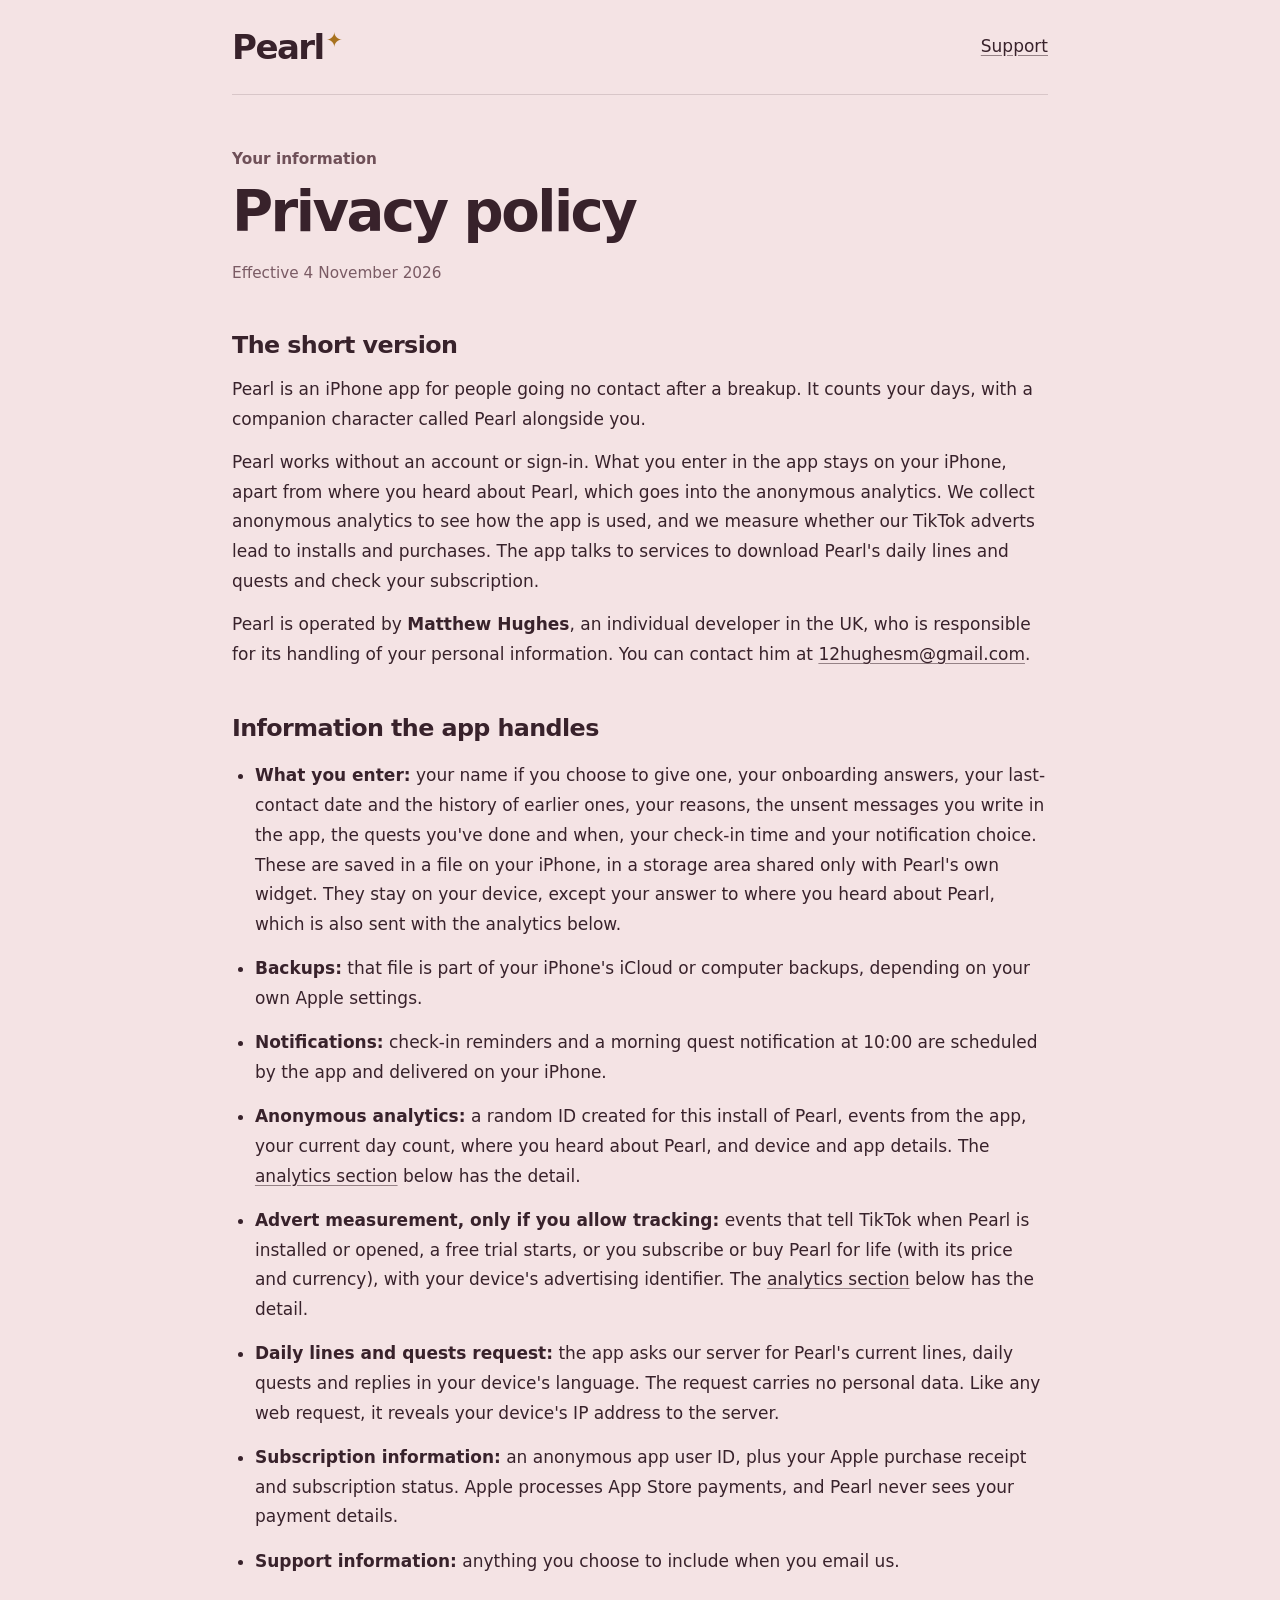
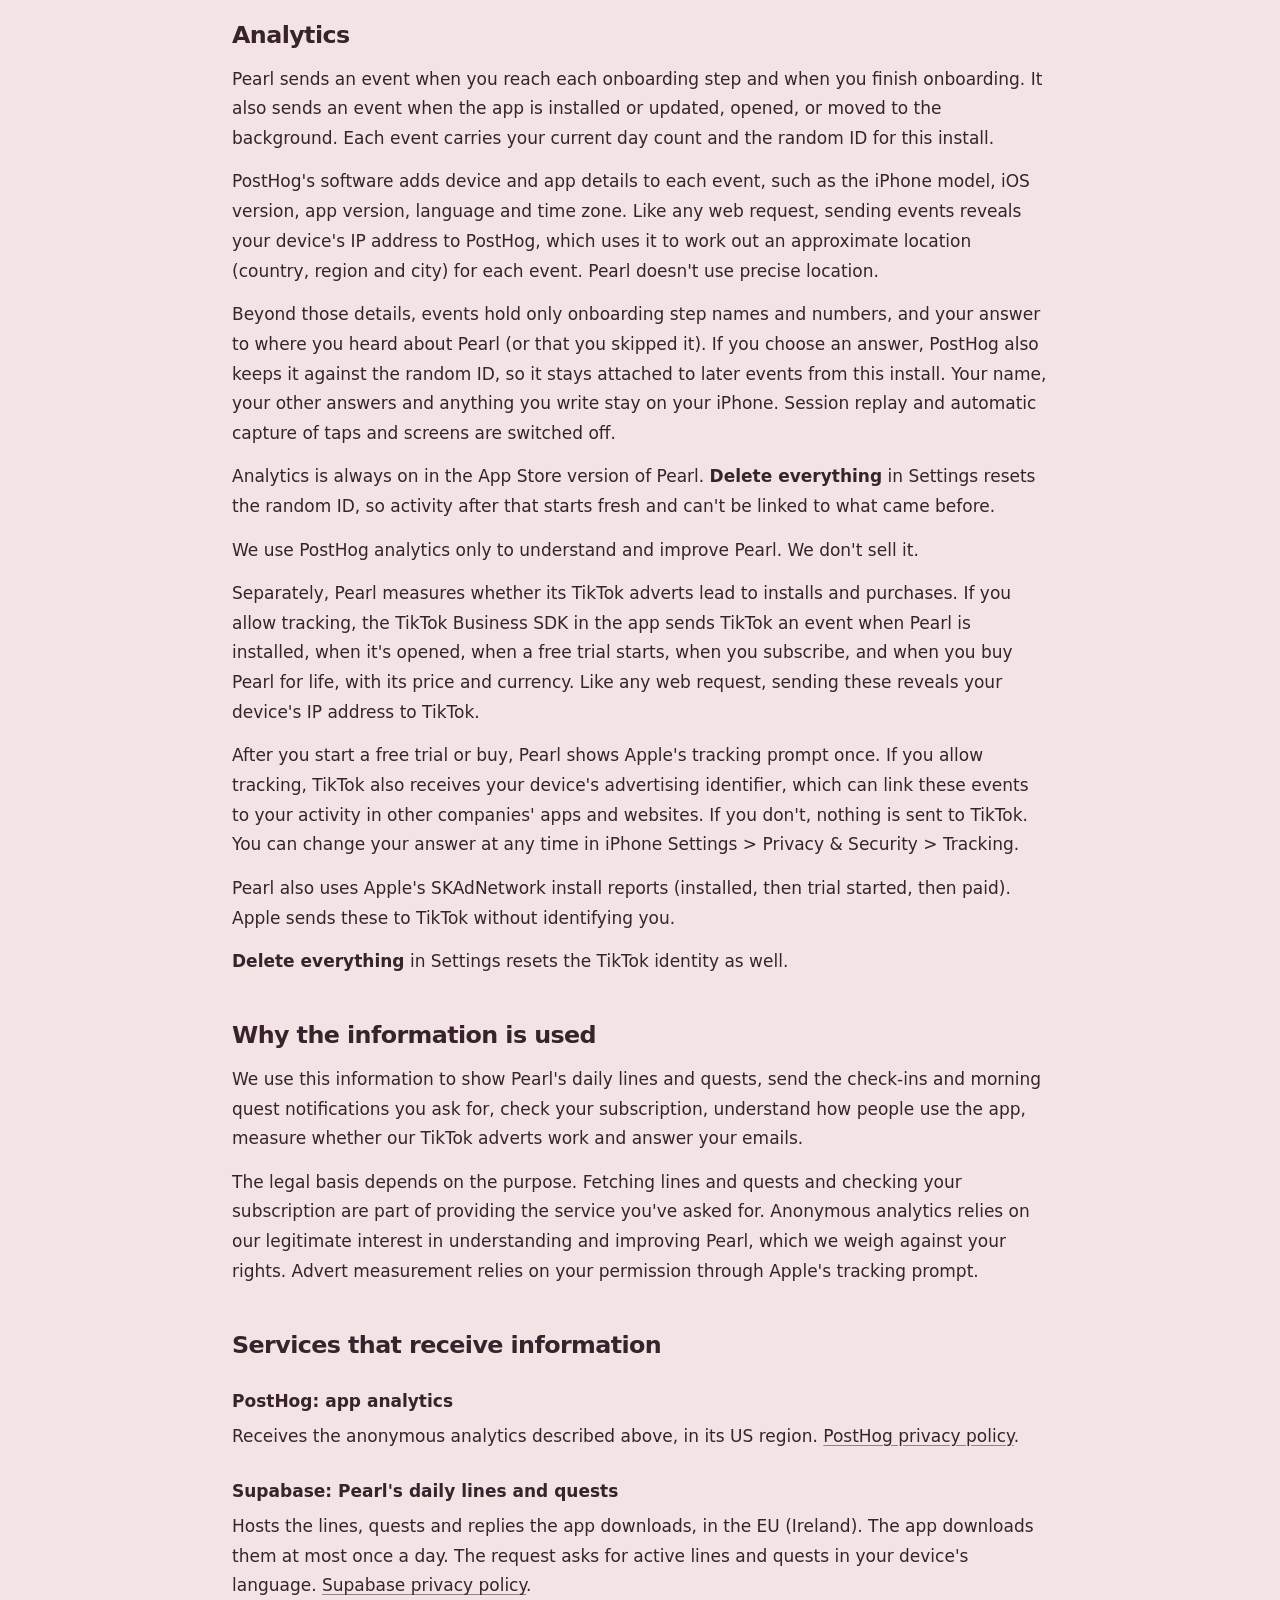
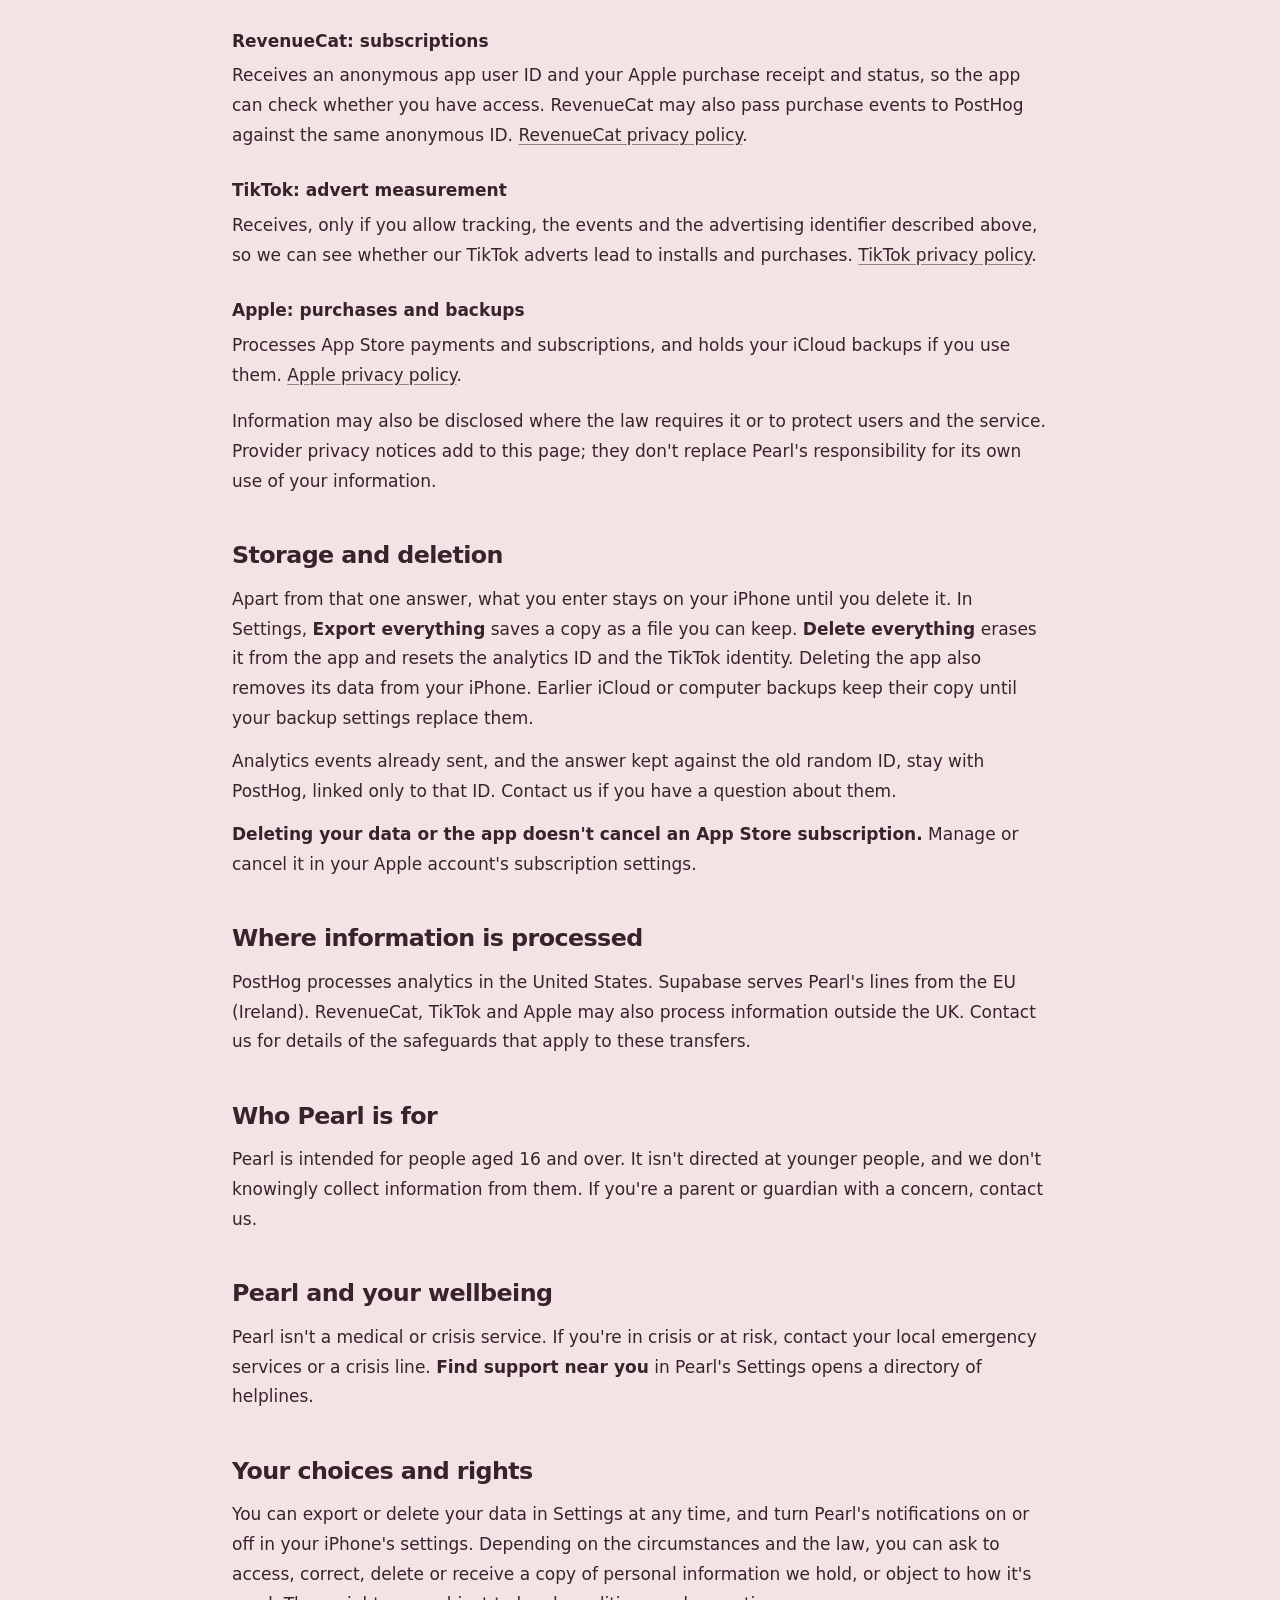
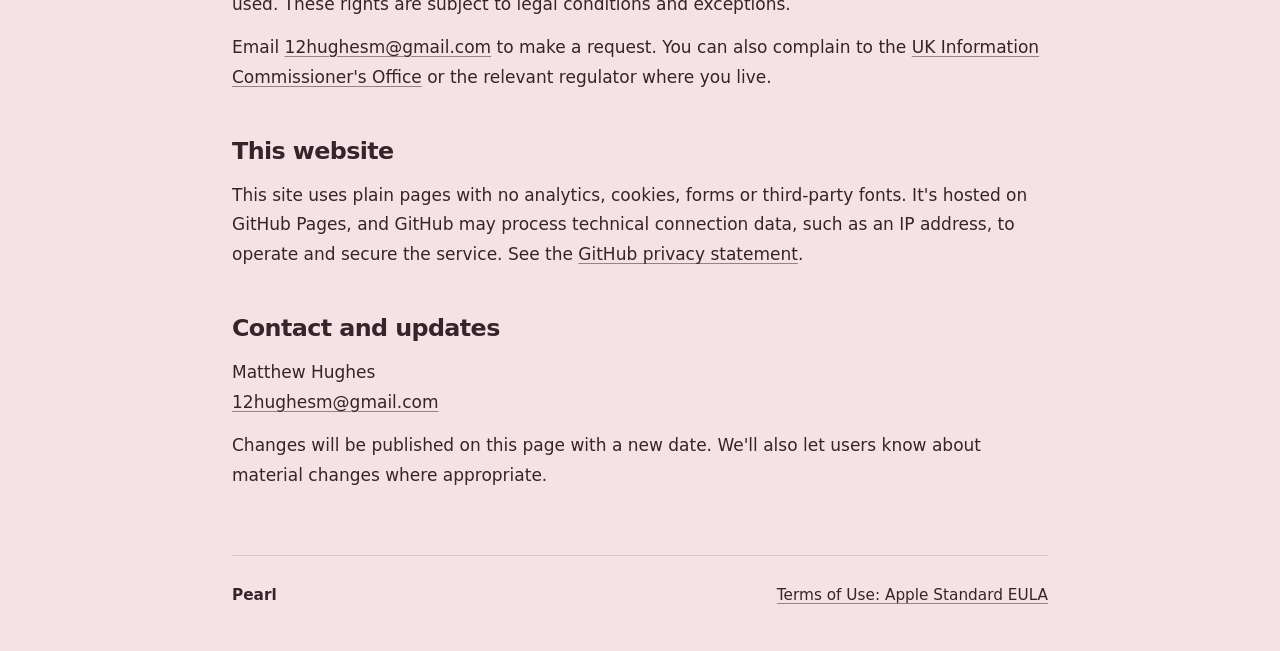
<file: index.html>
<!doctype html>
<html lang="en-GB">
<head>
  <meta charset="utf-8">
  <meta name="viewport" content="width=device-width, initial-scale=1">
  <meta name="description" content="How Pearl handles what you enter, anonymous analytics, advert measurement, its daily lines and quests and subscriptions.">
  <title>Privacy policy · Pearl</title>
  <link rel="stylesheet" href="styles.css">
</head>
<body>
  <header><a class="wordmark" href="./" aria-label="Pearl home">Pearl<span aria-hidden="true">✦</span></a><a href="./support.html">Support</a></header>
  <main>
    <p class="eyebrow">Your information</p>
    <h1>Privacy policy</h1>
    <p class="updated">Effective 4 November 2026</p>

    <section aria-labelledby="summary">
      <h2 id="summary">The short version</h2>
      <p>Pearl is an iPhone app for people going no contact after a breakup. It counts your days, with a companion character called Pearl alongside you.</p>
      <p>Pearl works without an account or sign-in. What you enter in the app stays on your iPhone, apart from where you heard about Pearl, which goes into the anonymous analytics. We collect anonymous analytics to see how the app is used, and we measure whether our TikTok adverts lead to installs and purchases. The app talks to services to download Pearl's daily lines and quests and check your subscription.</p>
      <p>Pearl is operated by <strong>Matthew Hughes</strong>, an individual developer in the UK, who is responsible for its handling of your personal information. You can contact him at <a href="mailto:12hughesm@gmail.com">12hughesm@gmail.com</a>.</p>
    </section>

    <section aria-labelledby="information">
      <h2 id="information">Information the app handles</h2>
      <ul>
        <li><strong>What you enter:</strong> your name if you choose to give one, your onboarding answers, your last-contact date and the history of earlier ones, your reasons, the unsent messages you write in the app, the quests you've done and when, your check-in time and your notification choice. These are saved in a file on your iPhone, in a storage area shared only with Pearl's own widget. They stay on your device, except your answer to where you heard about Pearl, which is also sent with the analytics below.</li>
        <li><strong>Backups:</strong> that file is part of your iPhone's iCloud or computer backups, depending on your own Apple settings.</li>
        <li><strong>Notifications:</strong> check-in reminders and a morning quest notification at 10:00 are scheduled by the app and delivered on your iPhone.</li>
        <li><strong>Anonymous analytics:</strong> a random ID created for this install of Pearl, events from the app, your current day count, where you heard about Pearl, and device and app details. The <a href="#analytics">analytics section</a> below has the detail.</li>
        <li><strong>Advert measurement, only if you allow tracking:</strong> events that tell TikTok when Pearl is installed or opened, a free trial starts, or you subscribe or buy Pearl for life (with its price and currency), with your device's advertising identifier. The <a href="#analytics">analytics section</a> below has the detail.</li>
        <li><strong>Daily lines and quests request:</strong> the app asks our server for Pearl's current lines, daily quests and replies in your device's language. The request carries no personal data. Like any web request, it reveals your device's IP address to the server.</li>
        <li><strong>Subscription information:</strong> an anonymous app user ID, plus your Apple purchase receipt and subscription status. Apple processes App Store payments, and Pearl never sees your payment details.</li>
        <li><strong>Support information:</strong> anything you choose to include when you email us.</li>
      </ul>
    </section>

    <section aria-labelledby="analytics">
      <h2 id="analytics">Analytics</h2>
      <p>Pearl sends an event when you reach each onboarding step and when you finish onboarding. It also sends an event when the app is installed or updated, opened, or moved to the background. Each event carries your current day count and the random ID for this install.</p>
      <p>PostHog's software adds device and app details to each event, such as the iPhone model, iOS version, app version, language and time zone. Like any web request, sending events reveals your device's IP address to PostHog, which uses it to work out an approximate location (country, region and city) for each event. Pearl doesn't use precise location.</p>
      <p>Beyond those details, events hold only onboarding step names and numbers, and your answer to where you heard about Pearl (or that you skipped it). If you choose an answer, PostHog also keeps it against the random ID, so it stays attached to later events from this install. Your name, your other answers and anything you write stay on your iPhone. Session replay and automatic capture of taps and screens are switched off.</p>
      <p>Analytics is always on in the App Store version of Pearl. <strong>Delete everything</strong> in Settings resets the random ID, so activity after that starts fresh and can't be linked to what came before.</p>
      <p>We use PostHog analytics only to understand and improve Pearl. We don't sell it.</p>
      <p>Separately, Pearl measures whether its TikTok adverts lead to installs and purchases. If you allow tracking, the TikTok Business SDK in the app sends TikTok an event when Pearl is installed, when it's opened, when a free trial starts, when you subscribe, and when you buy Pearl for life, with its price and currency. Like any web request, sending these reveals your device's IP address to TikTok.</p>
      <p>After you start a free trial or buy, Pearl shows Apple's tracking prompt once. If you allow tracking, TikTok also receives your device's advertising identifier, which can link these events to your activity in other companies' apps and websites. If you don't, nothing is sent to TikTok. You can change your answer at any time in iPhone Settings &gt; Privacy &amp; Security &gt; Tracking.</p>
      <p>Pearl also uses Apple's SKAdNetwork install reports (installed, then trial started, then paid). Apple sends these to TikTok without identifying you.</p>
      <p><strong>Delete everything</strong> in Settings resets the TikTok identity as well.</p>
    </section>

    <section aria-labelledby="purposes">
      <h2 id="purposes">Why the information is used</h2>
      <p>We use this information to show Pearl's daily lines and quests, send the check-ins and morning quest notifications you ask for, check your subscription, understand how people use the app, measure whether our TikTok adverts work and answer your emails.</p>
      <p>The legal basis depends on the purpose. Fetching lines and quests and checking your subscription are part of providing the service you've asked for. Anonymous analytics relies on our legitimate interest in understanding and improving Pearl, which we weigh against your rights. Advert measurement relies on your permission through Apple's tracking prompt.</p>
    </section>

    <section aria-labelledby="providers">
      <h2 id="providers">Services that receive information</h2>
      <dl>
        <dt>PostHog: app analytics</dt>
        <dd>Receives the anonymous analytics described above, in its US region. <a href="https://posthog.com/privacy">PostHog privacy policy</a>.</dd>
        <dt>Supabase: Pearl's daily lines and quests</dt>
        <dd>Hosts the lines, quests and replies the app downloads, in the EU (Ireland). The app downloads them at most once a day. The request asks for active lines and quests in your device's language. <a href="https://supabase.com/privacy">Supabase privacy policy</a>.</dd>
        <dt>RevenueCat: subscriptions</dt>
        <dd>Receives an anonymous app user ID and your Apple purchase receipt and status, so the app can check whether you have access. RevenueCat may also pass purchase events to PostHog against the same anonymous ID. <a href="https://www.revenuecat.com/privacy/">RevenueCat privacy policy</a>.</dd>
        <dt>TikTok: advert measurement</dt>
        <dd>Receives, only if you allow tracking, the events and the advertising identifier described above, so we can see whether our TikTok adverts lead to installs and purchases. <a href="https://www.tiktok.com/legal/page/global/privacy-policy/en">TikTok privacy policy</a>.</dd>
        <dt>Apple: purchases and backups</dt>
        <dd>Processes App Store payments and subscriptions, and holds your iCloud backups if you use them. <a href="https://www.apple.com/legal/privacy/">Apple privacy policy</a>.</dd>
      </dl>
      <p>Information may also be disclosed where the law requires it or to protect users and the service. Provider privacy notices add to this page; they don't replace Pearl's responsibility for its own use of your information.</p>
    </section>

    <section aria-labelledby="retention">
      <h2 id="retention">Storage and deletion</h2>
      <p>Apart from that one answer, what you enter stays on your iPhone until you delete it. In Settings, <strong>Export everything</strong> saves a copy as a file you can keep. <strong>Delete everything</strong> erases it from the app and resets the analytics ID and the TikTok identity. Deleting the app also removes its data from your iPhone. Earlier iCloud or computer backups keep their copy until your backup settings replace them.</p>
      <p>Analytics events already sent, and the answer kept against the old random ID, stay with PostHog, linked only to that ID. Contact us if you have a question about them.</p>
      <p><strong>Deleting your data or the app doesn't cancel an App Store subscription.</strong> Manage or cancel it in your Apple account's subscription settings.</p>
    </section>

    <section aria-labelledby="location">
      <h2 id="location">Where information is processed</h2>
      <p>PostHog processes analytics in the United States. Supabase serves Pearl's lines from the EU (Ireland). RevenueCat, TikTok and Apple may also process information outside the UK. Contact us for details of the safeguards that apply to these transfers.</p>
    </section>

    <section aria-labelledby="age">
      <h2 id="age">Who Pearl is for</h2>
      <p>Pearl is intended for people aged 16 and over. It isn't directed at younger people, and we don't knowingly collect information from them. If you're a parent or guardian with a concern, contact us.</p>
    </section>

    <section aria-labelledby="wellbeing">
      <h2 id="wellbeing">Pearl and your wellbeing</h2>
      <p>Pearl isn't a medical or crisis service. If you're in crisis or at risk, contact your local emergency services or a crisis line. <strong>Find support near you</strong> in Pearl's Settings opens a directory of helplines.</p>
    </section>

    <section aria-labelledby="rights">
      <h2 id="rights">Your choices and rights</h2>
      <p>You can export or delete your data in Settings at any time, and turn Pearl's notifications on or off in your iPhone's settings. Depending on the circumstances and the law, you can ask to access, correct, delete or receive a copy of personal information we hold, or object to how it's used. These rights are subject to legal conditions and exceptions.</p>
      <p>Email <a href="mailto:12hughesm@gmail.com">12hughesm@gmail.com</a> to make a request. You can also complain to the <a href="https://ico.org.uk/make-a-complaint/">UK Information Commissioner's Office</a> or the relevant regulator where you live.</p>
    </section>

    <section aria-labelledby="website">
      <h2 id="website">This website</h2>
      <p>This site uses plain pages with no analytics, cookies, forms or third-party fonts. It's hosted on GitHub Pages, and GitHub may process technical connection data, such as an IP address, to operate and secure the service. See the <a href="https://docs.github.com/en/site-policy/privacy-policies/github-general-privacy-statement">GitHub privacy statement</a>.</p>
    </section>

    <section aria-labelledby="contact">
      <h2 id="contact">Contact and updates</h2>
      <p>Matthew Hughes<br><a href="mailto:12hughesm@gmail.com">12hughesm@gmail.com</a></p>
      <p>Changes will be published on this page with a new date. We'll also let users know about material changes where appropriate.</p>
    </section>
  </main>
  <footer><span>Pearl</span><a href="https://www.apple.com/legal/internet-services/itunes/dev/stdeula/">Terms of Use: Apple Standard EULA</a></footer>
</body>
</html>
</file>
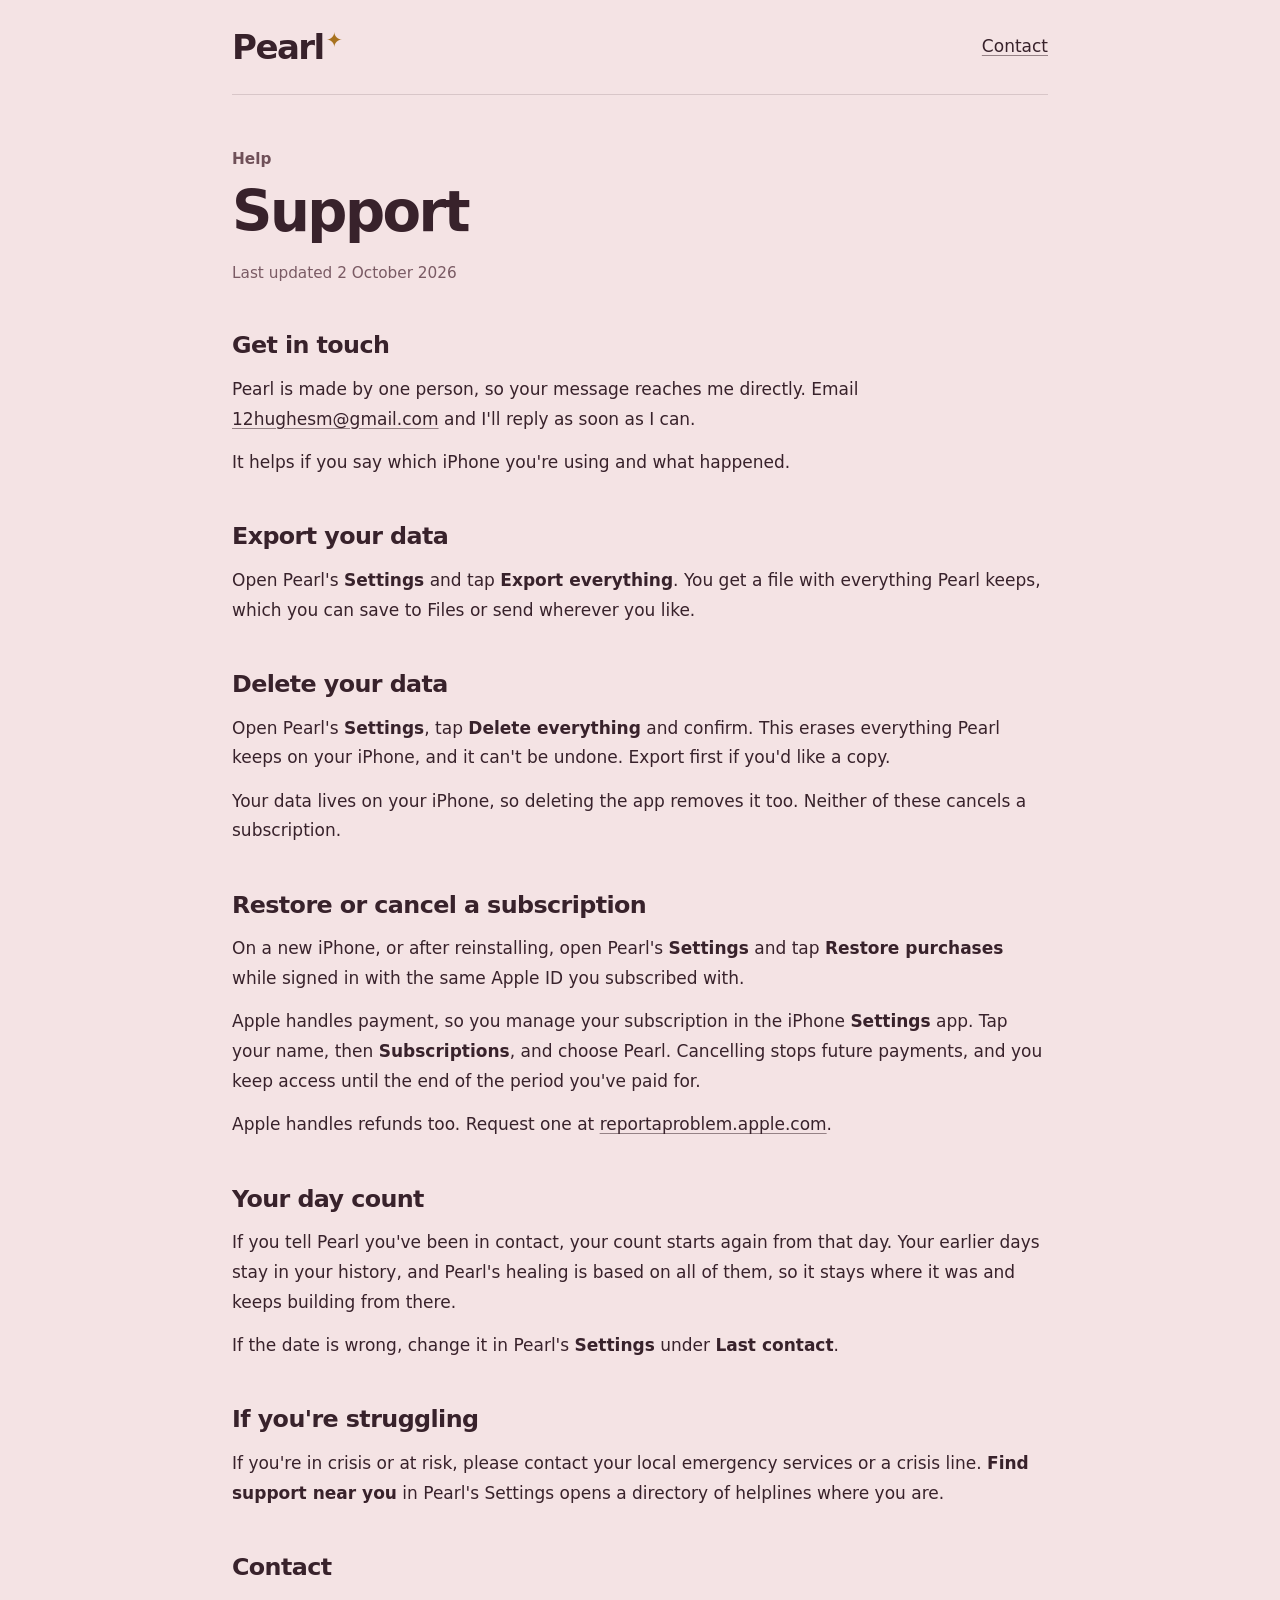
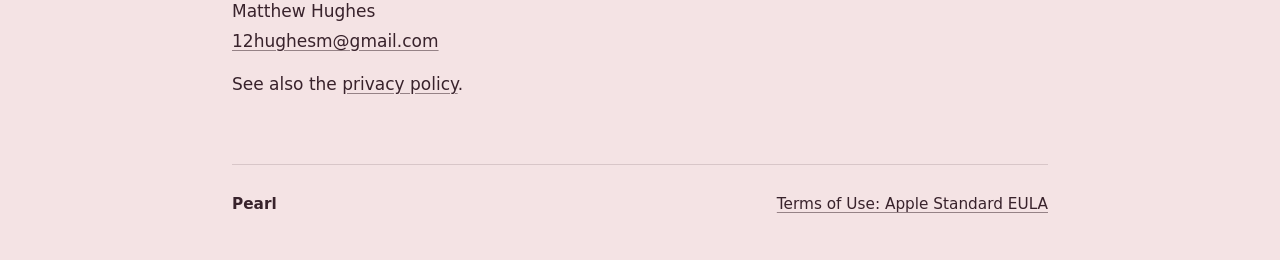
<file: support.html>
<!doctype html>
<html lang="en-GB">
<head>
  <meta charset="utf-8">
  <meta name="viewport" content="width=device-width, initial-scale=1">
  <meta name="description" content="Get help with Pearl: contact details, your data, subscriptions and your day count.">
  <title>Support · Pearl</title>
  <link rel="stylesheet" href="styles.css">
</head>
<body>
  <header><a class="wordmark" href="./" aria-label="Pearl home">Pearl<span aria-hidden="true">✦</span></a><a href="#contact">Contact</a></header>
  <main>
    <p class="eyebrow">Help</p>
    <h1>Support</h1>
    <p class="updated">Last updated 2 October 2026</p>

    <section aria-labelledby="contact-top">
      <h2 id="contact-top">Get in touch</h2>
      <p>Pearl is made by one person, so your message reaches me directly. Email <a href="mailto:12hughesm@gmail.com">12hughesm@gmail.com</a> and I'll reply as soon as I can.</p>
      <p>It helps if you say which iPhone you're using and what happened.</p>
    </section>

    <section aria-labelledby="export">
      <h2 id="export">Export your data</h2>
      <p>Open Pearl's <strong>Settings</strong> and tap <strong>Export everything</strong>. You get a file with everything Pearl keeps, which you can save to Files or send wherever you like.</p>
    </section>

    <section aria-labelledby="delete">
      <h2 id="delete">Delete your data</h2>
      <p>Open Pearl's <strong>Settings</strong>, tap <strong>Delete everything</strong> and confirm. This erases everything Pearl keeps on your iPhone, and it can't be undone. Export first if you'd like a copy.</p>
      <p>Your data lives on your iPhone, so deleting the app removes it too. Neither of these cancels a subscription.</p>
    </section>

    <section aria-labelledby="subscription">
      <h2 id="subscription">Restore or cancel a subscription</h2>
      <p>On a new iPhone, or after reinstalling, open Pearl's <strong>Settings</strong> and tap <strong>Restore purchases</strong> while signed in with the same Apple ID you subscribed with.</p>
      <p>Apple handles payment, so you manage your subscription in the iPhone <strong>Settings</strong> app. Tap your name, then <strong>Subscriptions</strong>, and choose Pearl. Cancelling stops future payments, and you keep access until the end of the period you've paid for.</p>
      <p>Apple handles refunds too. Request one at <a href="https://reportaproblem.apple.com">reportaproblem.apple.com</a>.</p>
    </section>

    <section aria-labelledby="count">
      <h2 id="count">Your day count</h2>
      <p>If you tell Pearl you've been in contact, your count starts again from that day. Your earlier days stay in your history, and Pearl's healing is based on all of them, so it stays where it was and keeps building from there.</p>
      <p>If the date is wrong, change it in Pearl's <strong>Settings</strong> under <strong>Last contact</strong>.</p>
    </section>

    <section aria-labelledby="crisis">
      <h2 id="crisis">If you're struggling</h2>
      <p>If you're in crisis or at risk, please contact your local emergency services or a crisis line. <strong>Find support near you</strong> in Pearl's Settings opens a directory of helplines where you are.</p>
    </section>

    <section aria-labelledby="contact">
      <h2 id="contact">Contact</h2>
      <p>Matthew Hughes<br><a href="mailto:12hughesm@gmail.com">12hughesm@gmail.com</a></p>
      <p>See also the <a href="./">privacy policy</a>.</p>
    </section>
  </main>
  <footer><span>Pearl</span><a href="https://www.apple.com/legal/internet-services/itunes/dev/stdeula/">Terms of Use: Apple Standard EULA</a></footer>
</body>
</html>
</file>
<file: styles.css>
:root { color-scheme: light; font-family: ui-sans-serif, system-ui, -apple-system, BlinkMacSystemFont, "Segoe UI", sans-serif; color: #38222b; background: #f4e3e4; font-size: 17px; }
* { box-sizing: border-box; }
body { margin: 0; line-height: 1.75; background: #f4e3e4; }
header, main, footer { width: min(100% - 3rem, 48rem); margin-inline: auto; }
header { display: flex; justify-content: space-between; align-items: center; padding-block: 1.75rem; border-bottom: 1px solid #38222b26; }
a { color: #38222b; text-decoration-color: #38222b80; text-underline-offset: .18em; overflow-wrap: anywhere; }
a:hover { color: #6f5058; text-decoration-color: currentColor; }
a:focus-visible { outline: 3px solid #a8721f; outline-offset: 5px; border-radius: 2px; }
.wordmark { color: #38222b; font-size: 2rem; font-weight: 800; text-decoration: none; letter-spacing: -.045em; line-height: 1; }
.wordmark span { color: #a8721f; font-size: 1.2rem; vertical-align: super; margin-left: .12rem; }
main { padding-block: 3rem; }
.eyebrow { color: #6f5058; font-size: .9rem; font-weight: 700; margin: 0 0 .5rem; }
h1 { font-size: clamp(2.25rem, 7vw, 3.3rem); line-height: 1.1; letter-spacing: -.045em; margin: 0; }
.updated { color: #7a5b64; margin-block: 1rem 1.75rem; font-size: .9rem; }
.notice { padding: 1.25rem; border-left: 4px solid #a8721f; background: #fff9f8; border-radius: 0 .65rem .65rem 0; font-size: .95rem; }
section { margin-top: 2.5rem; scroll-margin-top: 1.5rem; }
h2 { font-size: 1.4rem; line-height: 1.35; letter-spacing: -.025em; margin-bottom: .8rem; }
p { margin-block: .8rem; }
ul { padding-left: 1.35rem; }
li { margin-block: .85rem; }
dt { font-weight: 700; margin-top: 1.5rem; }
dd { margin: .3rem 0 0; }
footer { padding-block: 1.5rem 2.5rem; border-top: 1px solid #38222b26; display: flex; justify-content: space-between; gap: 1rem; flex-wrap: wrap; font-size: .9rem; color: #6f5058; }
footer span { font-weight: 700; color: #38222b; }
@media (max-width: 480px) { header, main, footer { width: calc(100% - 2rem); } main { padding-top: 2rem; } }
@media print { :root, body { background: white; color: black; } header, main, footer { width: 100%; } a { color: inherit; } .notice { background: none; } }
</file>
